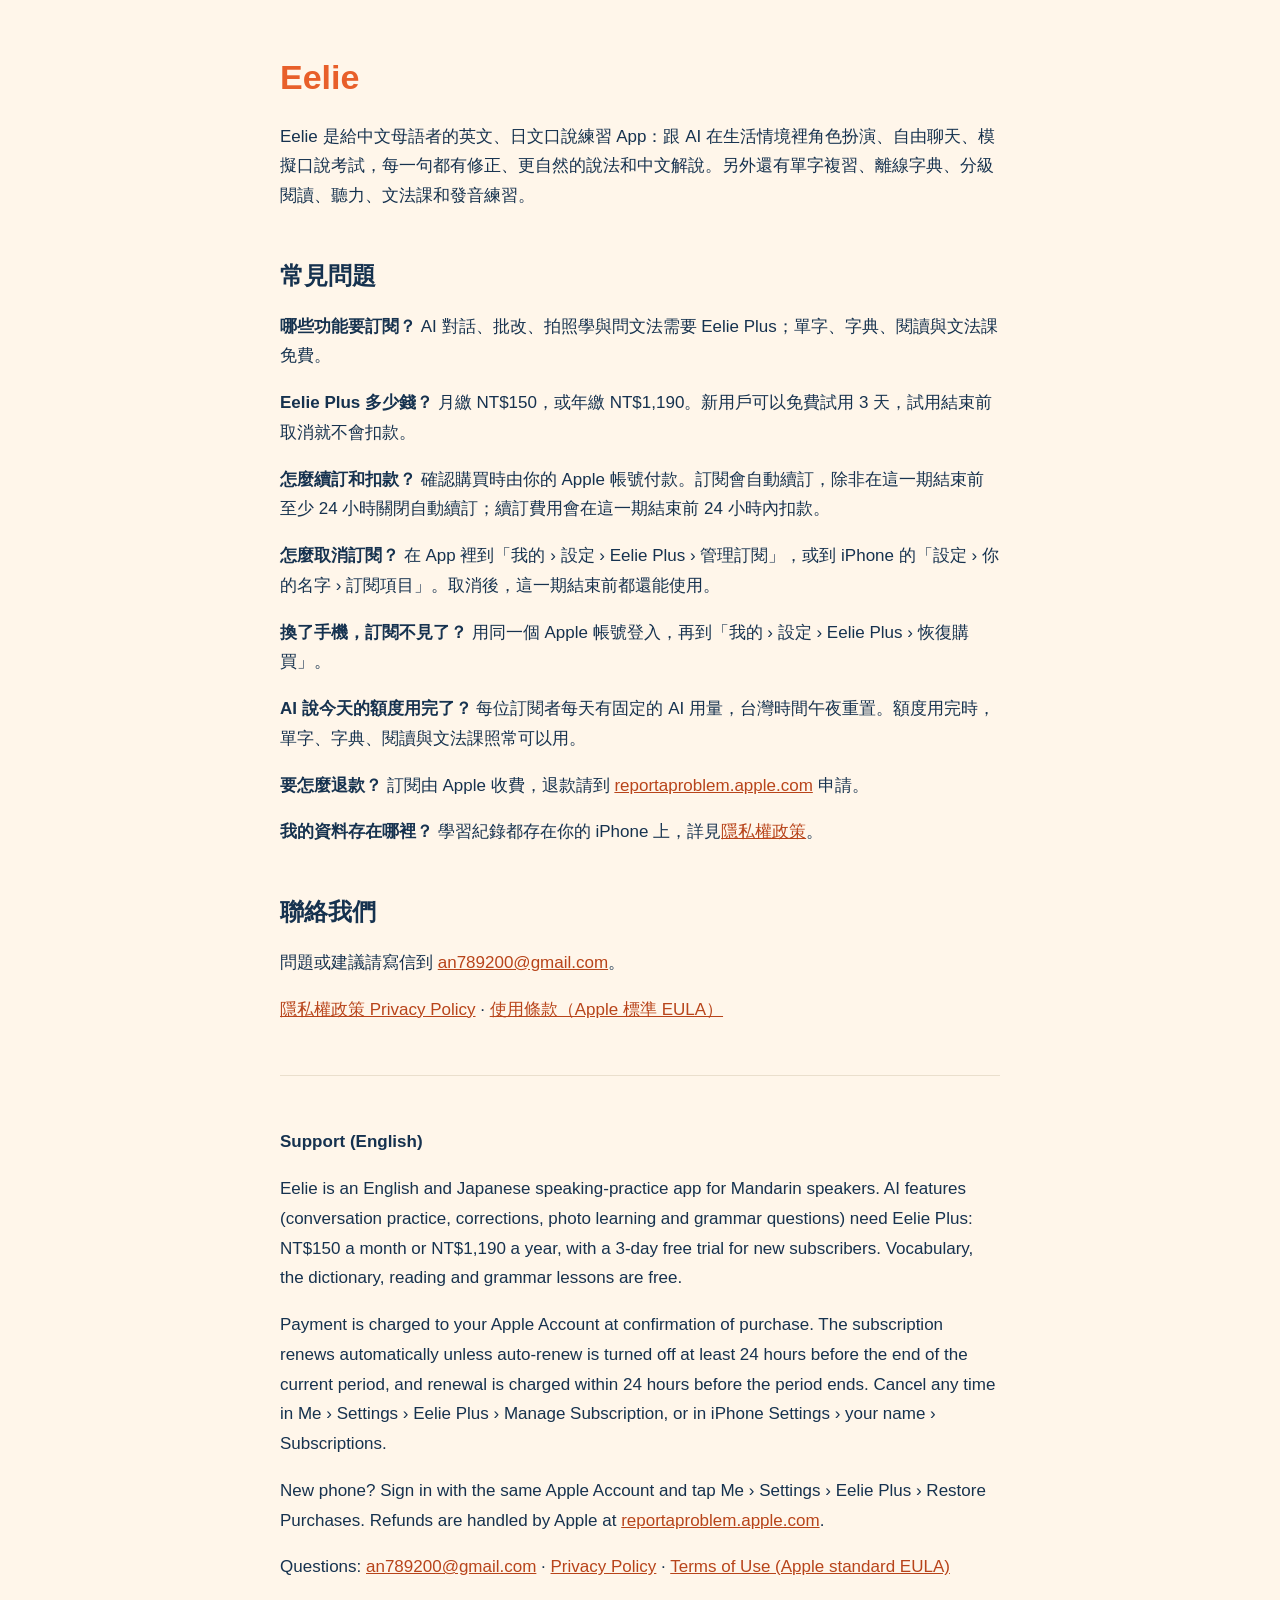
<file: index.html>
<!doctype html><html lang="zh-Hant"><head><meta charset="utf-8"><meta name="viewport" content="width=device-width,initial-scale=1">
<title>Eelie 支援</title><link rel="stylesheet" href="style.css"></head><body><main>
<h1>Eelie</h1>
<p>Eelie 是給中文母語者的英文、日文口說練習 App：跟 AI 在生活情境裡角色扮演、自由聊天、模擬口說考試，每一句都有修正、更自然的說法和中文解說。另外還有單字複習、離線字典、分級閱讀、聽力、文法課和發音練習。</p>

<h2>常見問題</h2>
<p><b>哪些功能要訂閱？</b> AI 對話、批改、拍照學與問文法需要 Eelie Plus；單字、字典、閱讀與文法課免費。</p>
<p><b>Eelie Plus 多少錢？</b> 月繳 NT$150，或年繳 NT$1,190。新用戶可以免費試用 3 天，試用結束前取消就不會扣款。</p>
<p><b>怎麼續訂和扣款？</b> 確認購買時由你的 Apple 帳號付款。訂閱會自動續訂，除非在這一期結束前至少 24 小時關閉自動續訂；續訂費用會在這一期結束前 24 小時內扣款。</p>
<p><b>怎麼取消訂閱？</b> 在 App 裡到「我的 › 設定 › Eelie Plus › 管理訂閱」，或到 iPhone 的「設定 › 你的名字 › 訂閱項目」。取消後，這一期結束前都還能使用。</p>
<p><b>換了手機，訂閱不見了？</b> 用同一個 Apple 帳號登入，再到「我的 › 設定 › Eelie Plus › 恢復購買」。</p>
<p><b>AI 說今天的額度用完了？</b> 每位訂閱者每天有固定的 AI 用量，台灣時間午夜重置。額度用完時，單字、字典、閱讀與文法課照常可以用。</p>
<p><b>要怎麼退款？</b> 訂閱由 Apple 收費，退款請到 <a href="https://reportaproblem.apple.com">reportaproblem.apple.com</a> 申請。</p>
<p><b>我的資料存在哪裡？</b> 學習紀錄都存在你的 iPhone 上，詳見<a href="privacy.html">隱私權政策</a>。</p>

<h2>聯絡我們</h2>
<p>問題或建議請寫信到 <a href="mailto:an789200@gmail.com">an789200@gmail.com</a>。</p>
<p><a href="privacy.html">隱私權政策 Privacy Policy</a> · <a href="https://www.apple.com/legal/internet-services/itunes/dev/stdeula/">使用條款（Apple 標準 EULA）</a></p>

<hr>
<div lang="en">
<p><b>Support (English)</b></p>
<p>Eelie is an English and Japanese speaking-practice app for Mandarin speakers. AI features (conversation practice, corrections, photo learning and grammar questions) need Eelie Plus: NT$150 a month or NT$1,190 a year, with a 3-day free trial for new subscribers. Vocabulary, the dictionary, reading and grammar lessons are free.</p>
<p>Payment is charged to your Apple Account at confirmation of purchase. The subscription renews automatically unless auto-renew is turned off at least 24 hours before the end of the current period, and renewal is charged within 24 hours before the period ends. Cancel any time in Me › Settings › Eelie Plus › Manage Subscription, or in iPhone Settings › your name › Subscriptions.</p>
<p>New phone? Sign in with the same Apple Account and tap Me › Settings › Eelie Plus › Restore Purchases. Refunds are handled by Apple at <a href="https://reportaproblem.apple.com">reportaproblem.apple.com</a>.</p>
<p>Questions: <a href="mailto:an789200@gmail.com">an789200@gmail.com</a> · <a href="privacy.html">Privacy Policy</a> · <a href="https://www.apple.com/legal/internet-services/itunes/dev/stdeula/">Terms of Use (Apple standard EULA)</a></p>
</div>
</main></body></html>
</file>
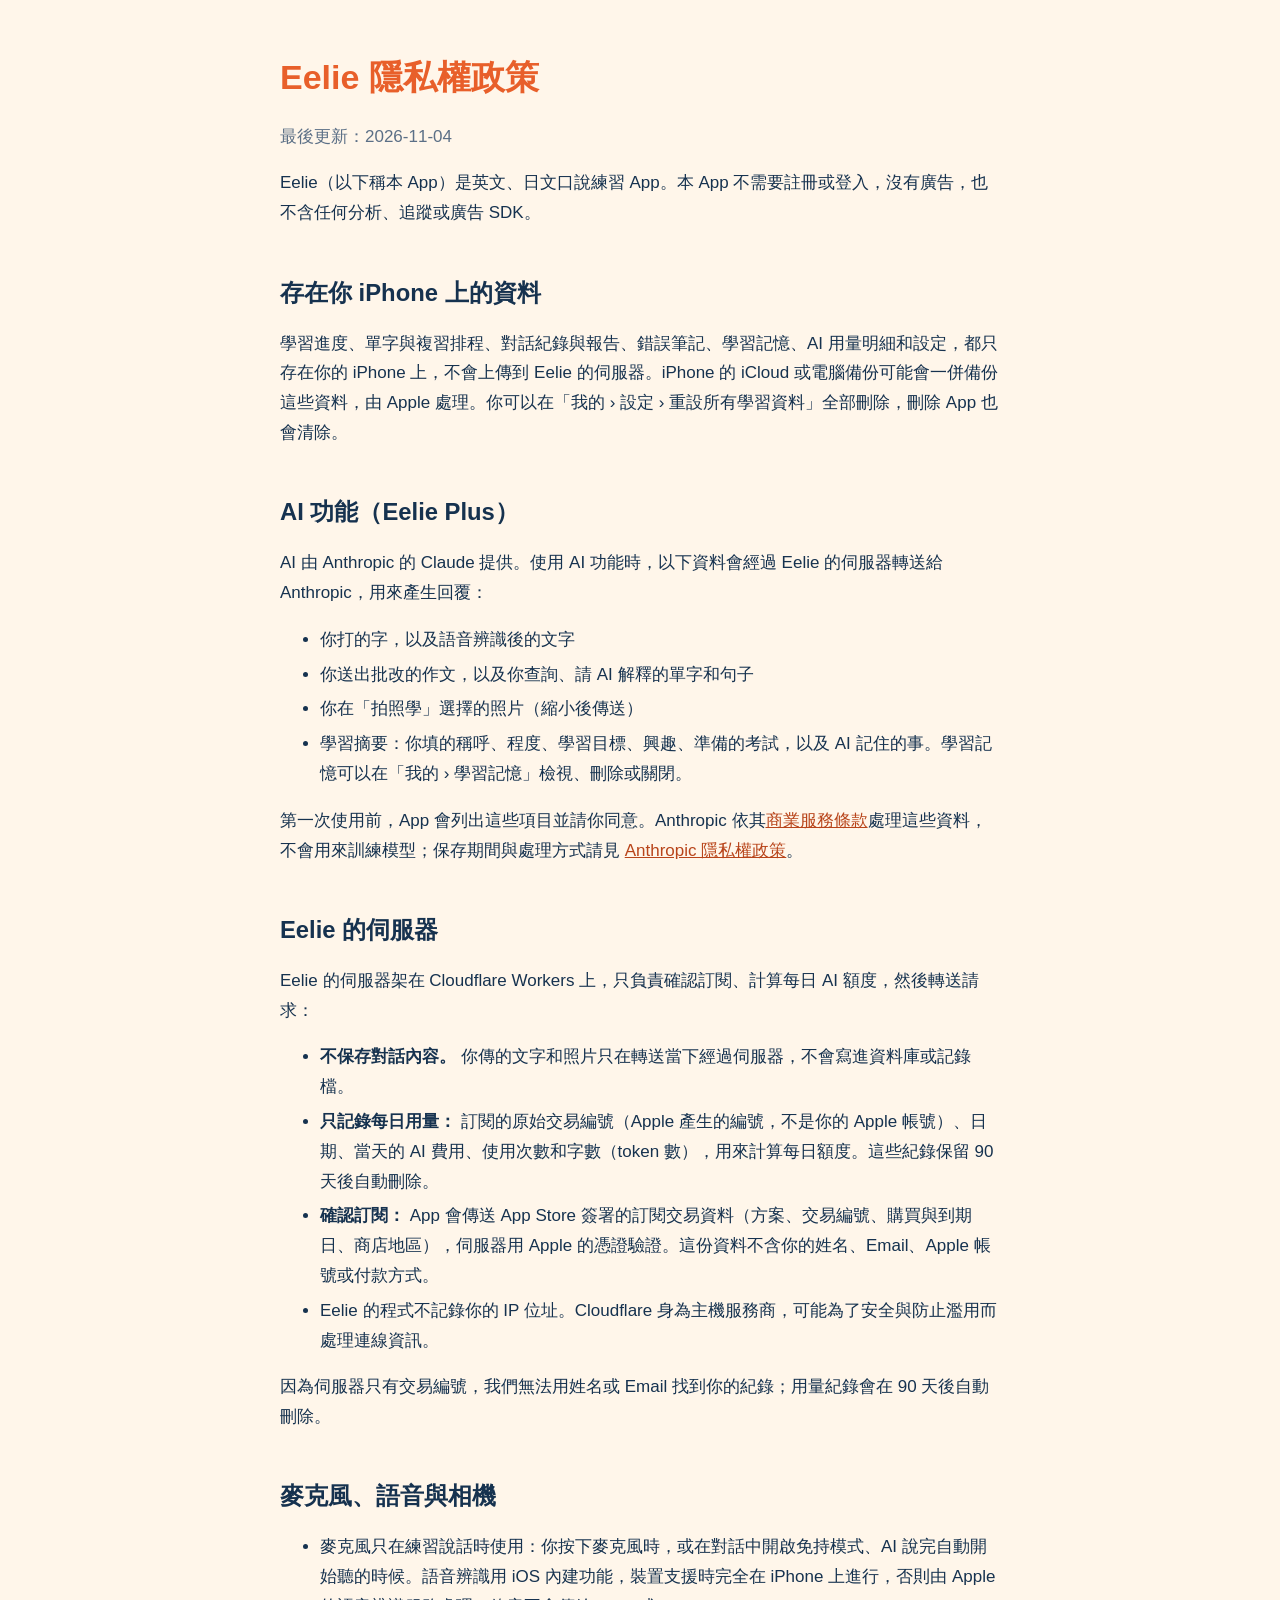
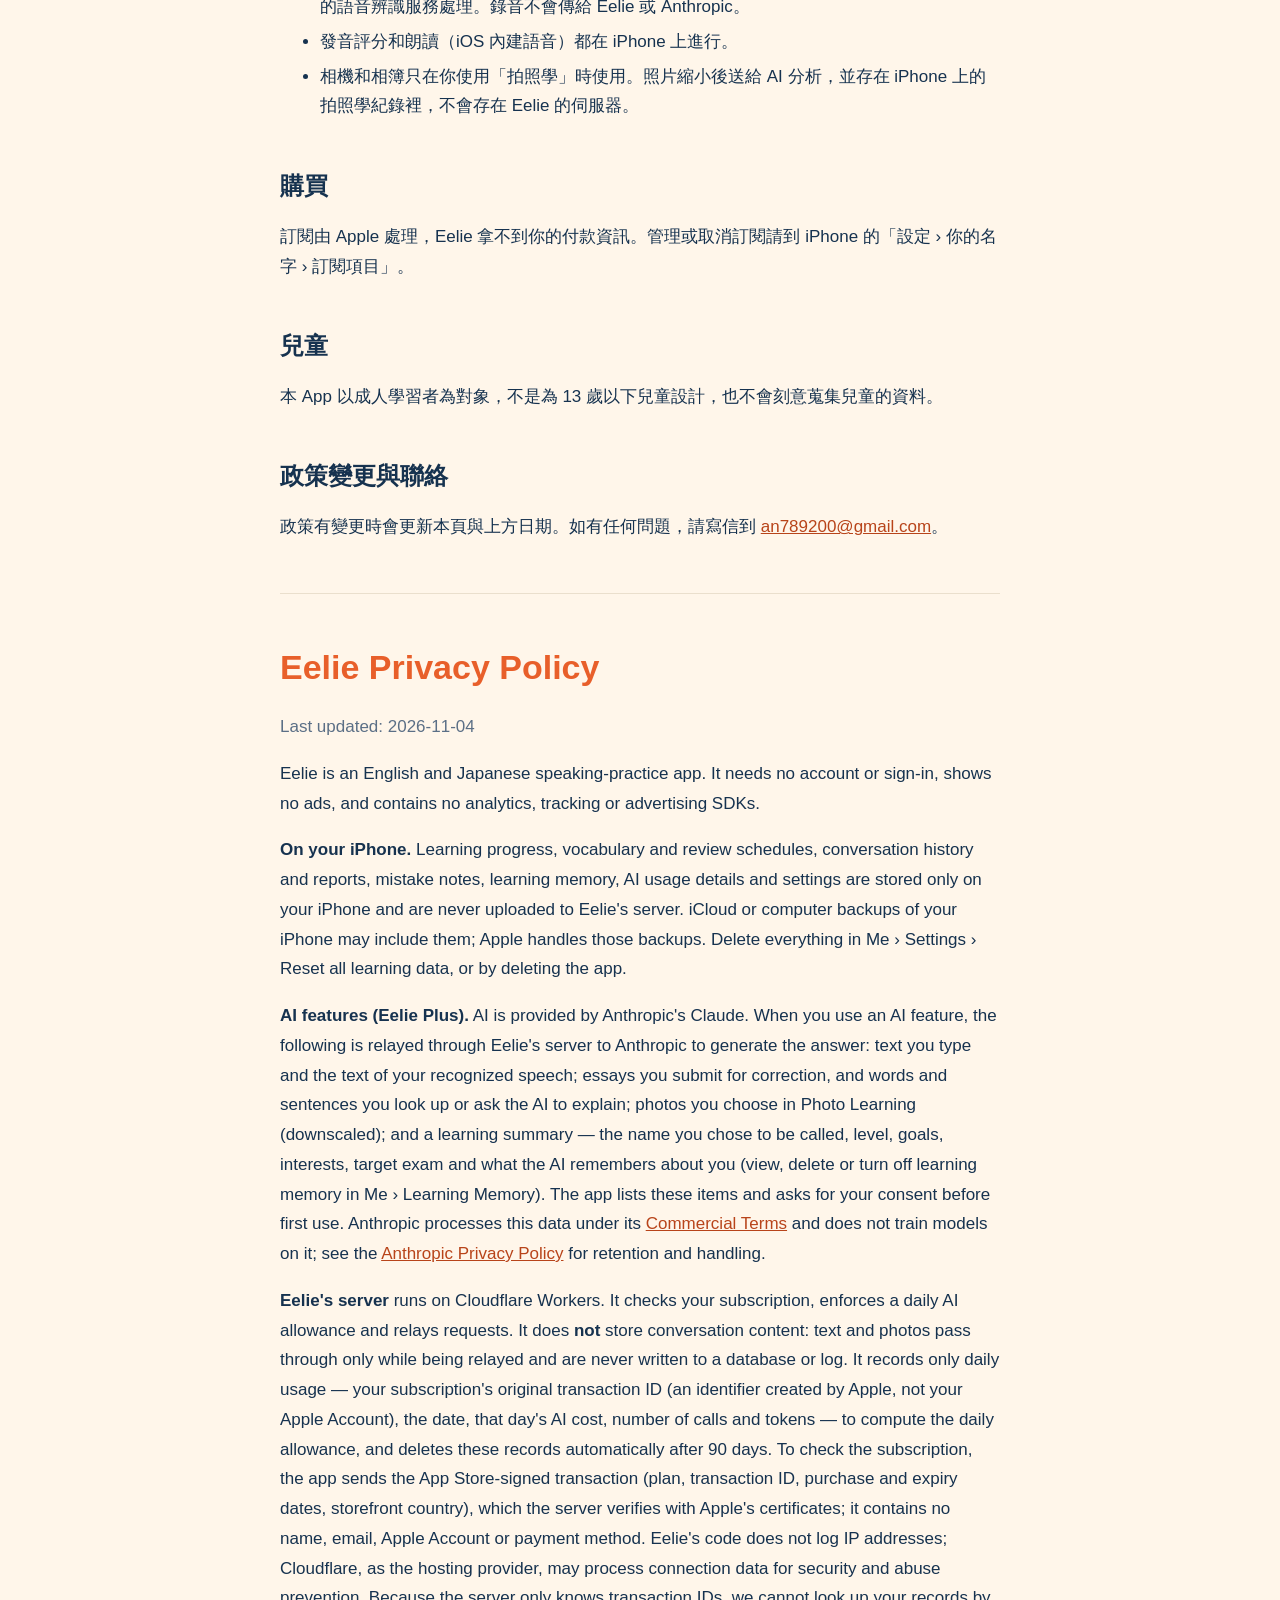
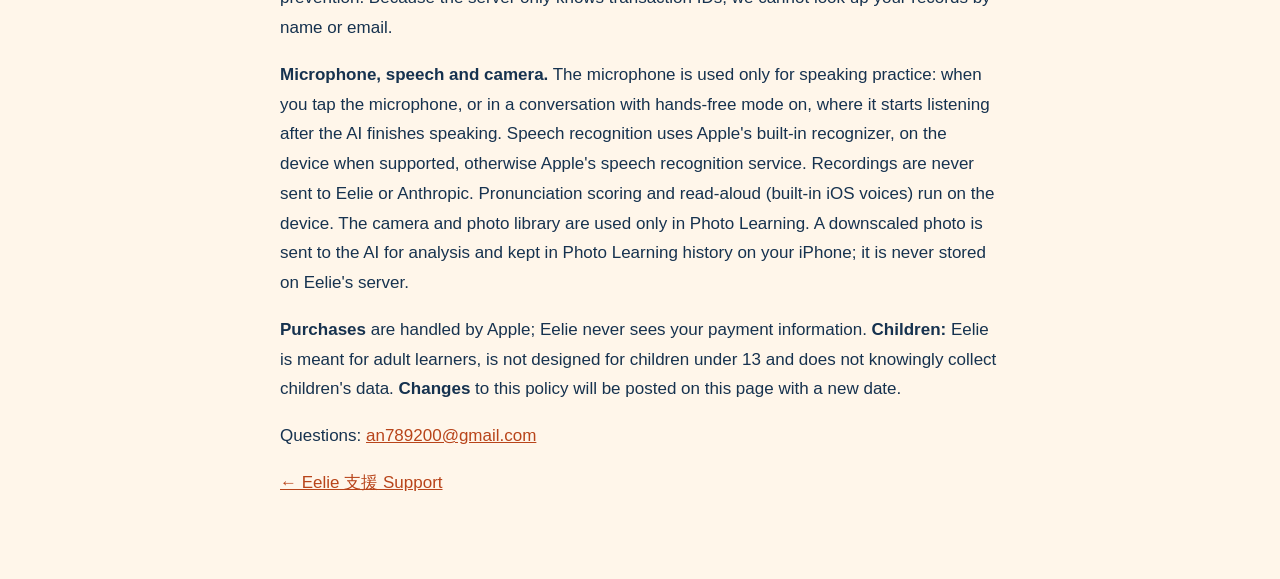
<file: privacy.html>
<!doctype html><html lang="zh-Hant"><head><meta charset="utf-8"><meta name="viewport" content="width=device-width,initial-scale=1">
<title>Eelie 隱私權政策</title><link rel="stylesheet" href="style.css"></head><body><main>
<h1>Eelie 隱私權政策</h1>
<p class="muted">最後更新：2026-11-04</p>
<p>Eelie（以下稱本 App）是英文、日文口說練習 App。本 App 不需要註冊或登入，沒有廣告，也不含任何分析、追蹤或廣告 SDK。</p>

<h2 id="on-device">存在你 iPhone 上的資料</h2>
<p>學習進度、單字與複習排程、對話紀錄與報告、錯誤筆記、學習記憶、AI 用量明細和設定，都只存在你的 iPhone 上，不會上傳到 Eelie 的伺服器。iPhone 的 iCloud 或電腦備份可能會一併備份這些資料，由 Apple 處理。你可以在「我的 › 設定 › 重設所有學習資料」全部刪除，刪除 App 也會清除。</p>

<h2 id="ai">AI 功能（Eelie Plus）</h2>
<p>AI 由 Anthropic 的 Claude 提供。使用 AI 功能時，以下資料會經過 Eelie 的伺服器轉送給 Anthropic，用來產生回覆：</p>
<ul>
<li>你打的字，以及語音辨識後的文字</li>
<li>你送出批改的作文，以及你查詢、請 AI 解釋的單字和句子</li>
<li>你在「拍照學」選擇的照片（縮小後傳送）</li>
<li>學習摘要：你填的稱呼、程度、學習目標、興趣、準備的考試，以及 AI 記住的事。學習記憶可以在「我的 › 學習記憶」檢視、刪除或關閉。</li>
</ul>
<p>第一次使用前，App 會列出這些項目並請你同意。Anthropic 依其<a href="https://www.anthropic.com/legal/commercial-terms">商業服務條款</a>處理這些資料，不會用來訓練模型；保存期間與處理方式請見 <a href="https://www.anthropic.com/legal/privacy">Anthropic 隱私權政策</a>。</p>

<h2 id="server">Eelie 的伺服器</h2>
<p>Eelie 的伺服器架在 Cloudflare Workers 上，只負責確認訂閱、計算每日 AI 額度，然後轉送請求：</p>
<ul>
<li><b>不保存對話內容。</b> 你傳的文字和照片只在轉送當下經過伺服器，不會寫進資料庫或記錄檔。</li>
<li><b>只記錄每日用量：</b> 訂閱的原始交易編號（Apple 產生的編號，不是你的 Apple 帳號）、日期、當天的 AI 費用、使用次數和字數（token 數），用來計算每日額度。這些紀錄保留 90 天後自動刪除。</li>
<li><b>確認訂閱：</b> App 會傳送 App Store 簽署的訂閱交易資料（方案、交易編號、購買與到期日、商店地區），伺服器用 Apple 的憑證驗證。這份資料不含你的姓名、Email、Apple 帳號或付款方式。</li>
<li>Eelie 的程式不記錄你的 IP 位址。Cloudflare 身為主機服務商，可能為了安全與防止濫用而處理連線資訊。</li>
</ul>
<p>因為伺服器只有交易編號，我們無法用姓名或 Email 找到你的紀錄；用量紀錄會在 90 天後自動刪除。</p>

<h2 id="speech">麥克風、語音與相機</h2>
<ul>
<li>麥克風只在練習說話時使用：你按下麥克風時，或在對話中開啟免持模式、AI 說完自動開始聽的時候。語音辨識用 iOS 內建功能，裝置支援時完全在 iPhone 上進行，否則由 Apple 的語音辨識服務處理。錄音不會傳給 Eelie 或 Anthropic。</li>
<li>發音評分和朗讀（iOS 內建語音）都在 iPhone 上進行。</li>
<li>相機和相簿只在你使用「拍照學」時使用。照片縮小後送給 AI 分析，並存在 iPhone 上的拍照學紀錄裡，不會存在 Eelie 的伺服器。</li>
</ul>

<h2 id="purchase">購買</h2>
<p>訂閱由 Apple 處理，Eelie 拿不到你的付款資訊。管理或取消訂閱請到 iPhone 的「設定 › 你的名字 › 訂閱項目」。</p>

<h2 id="children">兒童</h2>
<p>本 App 以成人學習者為對象，不是為 13 歲以下兒童設計，也不會刻意蒐集兒童的資料。</p>

<h2 id="changes">政策變更與聯絡</h2>
<p>政策有變更時會更新本頁與上方日期。如有任何問題，請寫信到 <a href="mailto:an789200@gmail.com">an789200@gmail.com</a>。</p>

<hr>
<div lang="en">
<h1>Eelie Privacy Policy</h1>
<p class="muted">Last updated: 2026-11-04</p>
<p>Eelie is an English and Japanese speaking-practice app. It needs no account or sign-in, shows no ads, and contains no analytics, tracking or advertising SDKs.</p>
<p><b>On your iPhone.</b> Learning progress, vocabulary and review schedules, conversation history and reports, mistake notes, learning memory, AI usage details and settings are stored only on your iPhone and are never uploaded to Eelie's server. iCloud or computer backups of your iPhone may include them; Apple handles those backups. Delete everything in Me › Settings › Reset all learning data, or by deleting the app.</p>
<p><b>AI features (Eelie Plus).</b> AI is provided by Anthropic's Claude. When you use an AI feature, the following is relayed through Eelie's server to Anthropic to generate the answer: text you type and the text of your recognized speech; essays you submit for correction, and words and sentences you look up or ask the AI to explain; photos you choose in Photo Learning (downscaled); and a learning summary — the name you chose to be called, level, goals, interests, target exam and what the AI remembers about you (view, delete or turn off learning memory in Me › Learning Memory). The app lists these items and asks for your consent before first use. Anthropic processes this data under its <a href="https://www.anthropic.com/legal/commercial-terms">Commercial Terms</a> and does not train models on it; see the <a href="https://www.anthropic.com/legal/privacy">Anthropic Privacy Policy</a> for retention and handling.</p>
<p><b>Eelie's server</b> runs on Cloudflare Workers. It checks your subscription, enforces a daily AI allowance and relays requests. It does <b>not</b> store conversation content: text and photos pass through only while being relayed and are never written to a database or log. It records only daily usage — your subscription's original transaction ID (an identifier created by Apple, not your Apple Account), the date, that day's AI cost, number of calls and tokens — to compute the daily allowance, and deletes these records automatically after 90 days. To check the subscription, the app sends the App Store-signed transaction (plan, transaction ID, purchase and expiry dates, storefront country), which the server verifies with Apple's certificates; it contains no name, email, Apple Account or payment method. Eelie's code does not log IP addresses; Cloudflare, as the hosting provider, may process connection data for security and abuse prevention. Because the server only knows transaction IDs, we cannot look up your records by name or email.</p>
<p><b>Microphone, speech and camera.</b> The microphone is used only for speaking practice: when you tap the microphone, or in a conversation with hands-free mode on, where it starts listening after the AI finishes speaking. Speech recognition uses Apple's built-in recognizer, on the device when supported, otherwise Apple's speech recognition service. Recordings are never sent to Eelie or Anthropic. Pronunciation scoring and read-aloud (built-in iOS voices) run on the device. The camera and photo library are used only in Photo Learning. A downscaled photo is sent to the AI for analysis and kept in Photo Learning history on your iPhone; it is never stored on Eelie's server.</p>
<p><b>Purchases</b> are handled by Apple; Eelie never sees your payment information. <b>Children:</b> Eelie is meant for adult learners, is not designed for children under 13 and does not knowingly collect children's data. <b>Changes</b> to this policy will be posted on this page with a new date.</p>
<p>Questions: <a href="mailto:an789200@gmail.com">an789200@gmail.com</a></p>
</div>
<p><a href="index.html">← Eelie 支援 Support</a></p>
</main></body></html>
</file>
<file: style.css>
:root{--bg:#fff6ea;--ink:#16324f;--muted:#5b6f86;--accent:#e85f2a;--link:#b8441a;--line:#eadfcd}
@media (prefers-color-scheme:dark){:root{--bg:#0d1b2c;--ink:#f3ece1;--muted:#a9b7c6;--accent:#ff8a5b;--link:#ff9c73;--line:#2a4058}}
body{margin:0;background:var(--bg);color:var(--ink);font:17px/1.75 -apple-system,"PingFang TC",sans-serif}
main{max-width:720px;margin:0 auto;padding:32px 16px 64px}
h1{font-size:2em;color:var(--accent);line-height:1.3}h2{font-size:1.4em;margin-top:2em;line-height:1.4}
a{color:var(--link)}.muted{color:var(--muted)}
hr{border:0;border-top:1px solid var(--line);margin:3em 0}
li{margin:.3em 0}
</file>
